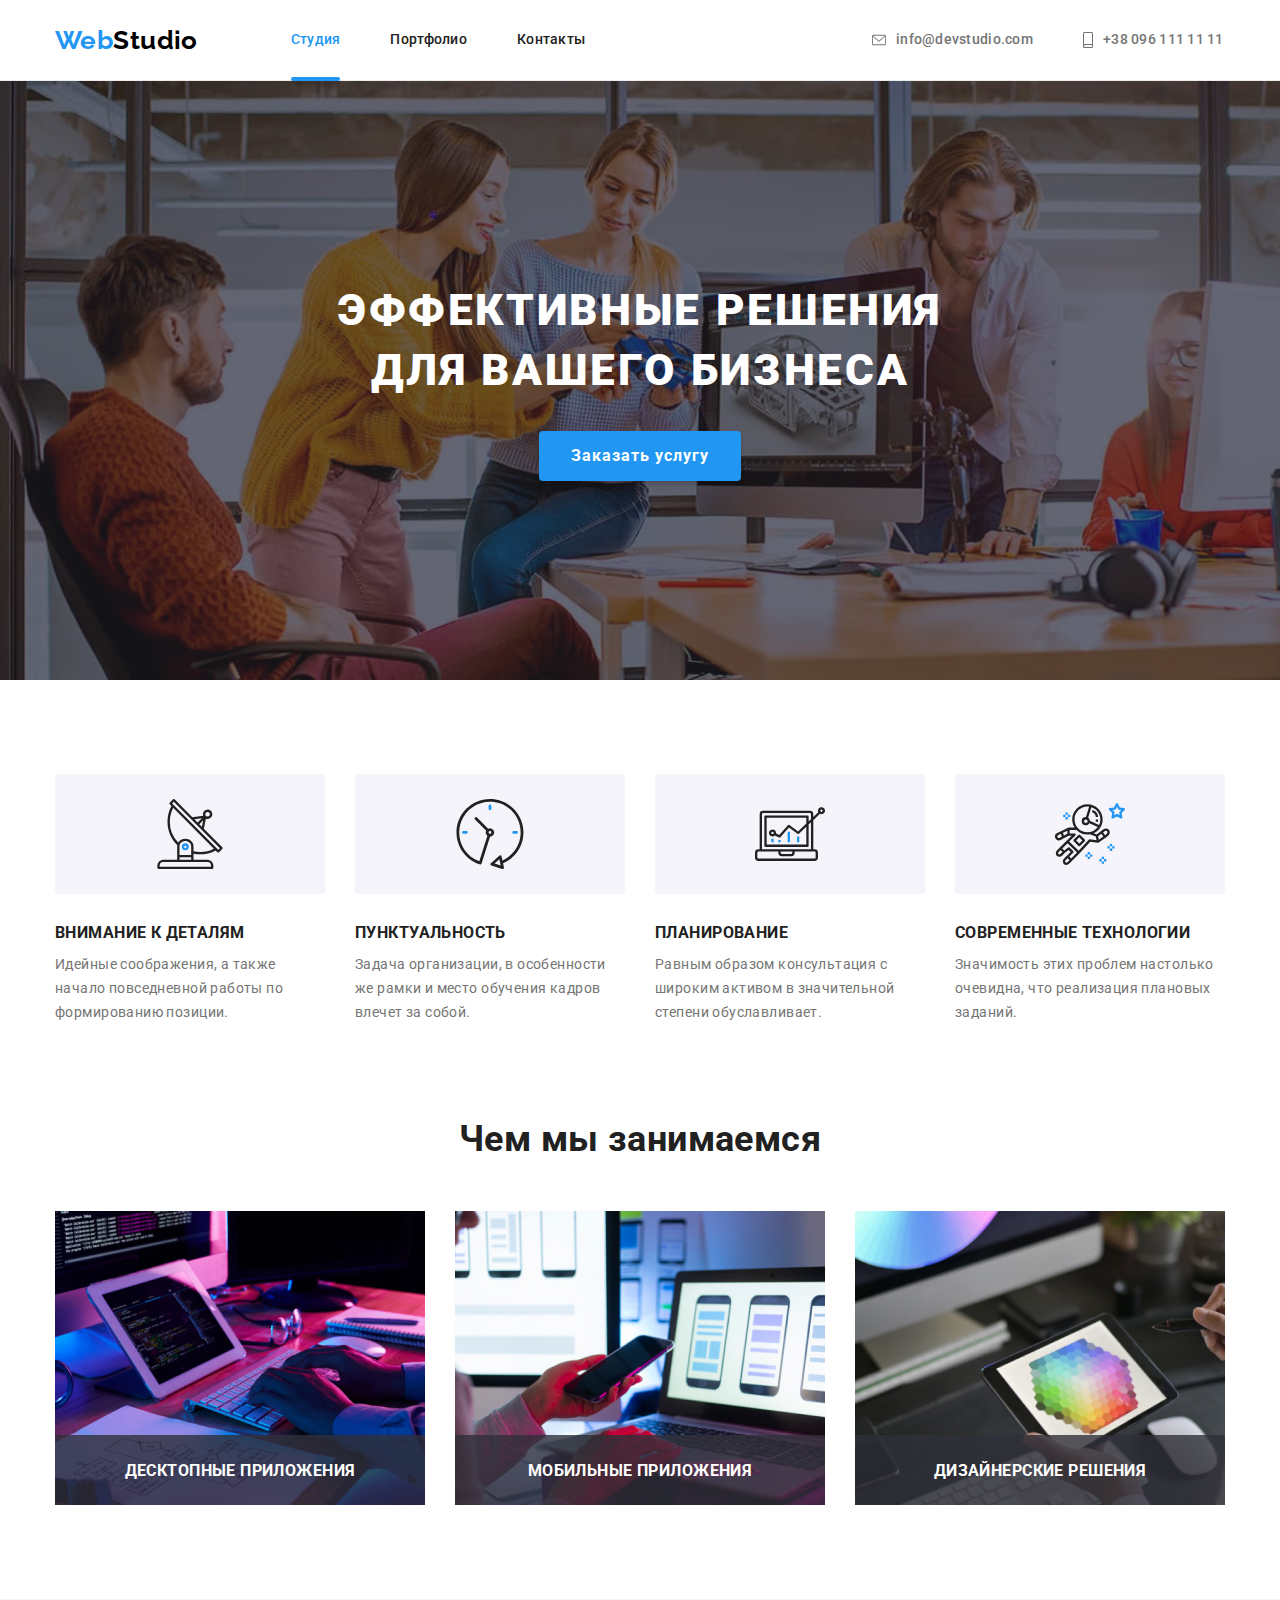
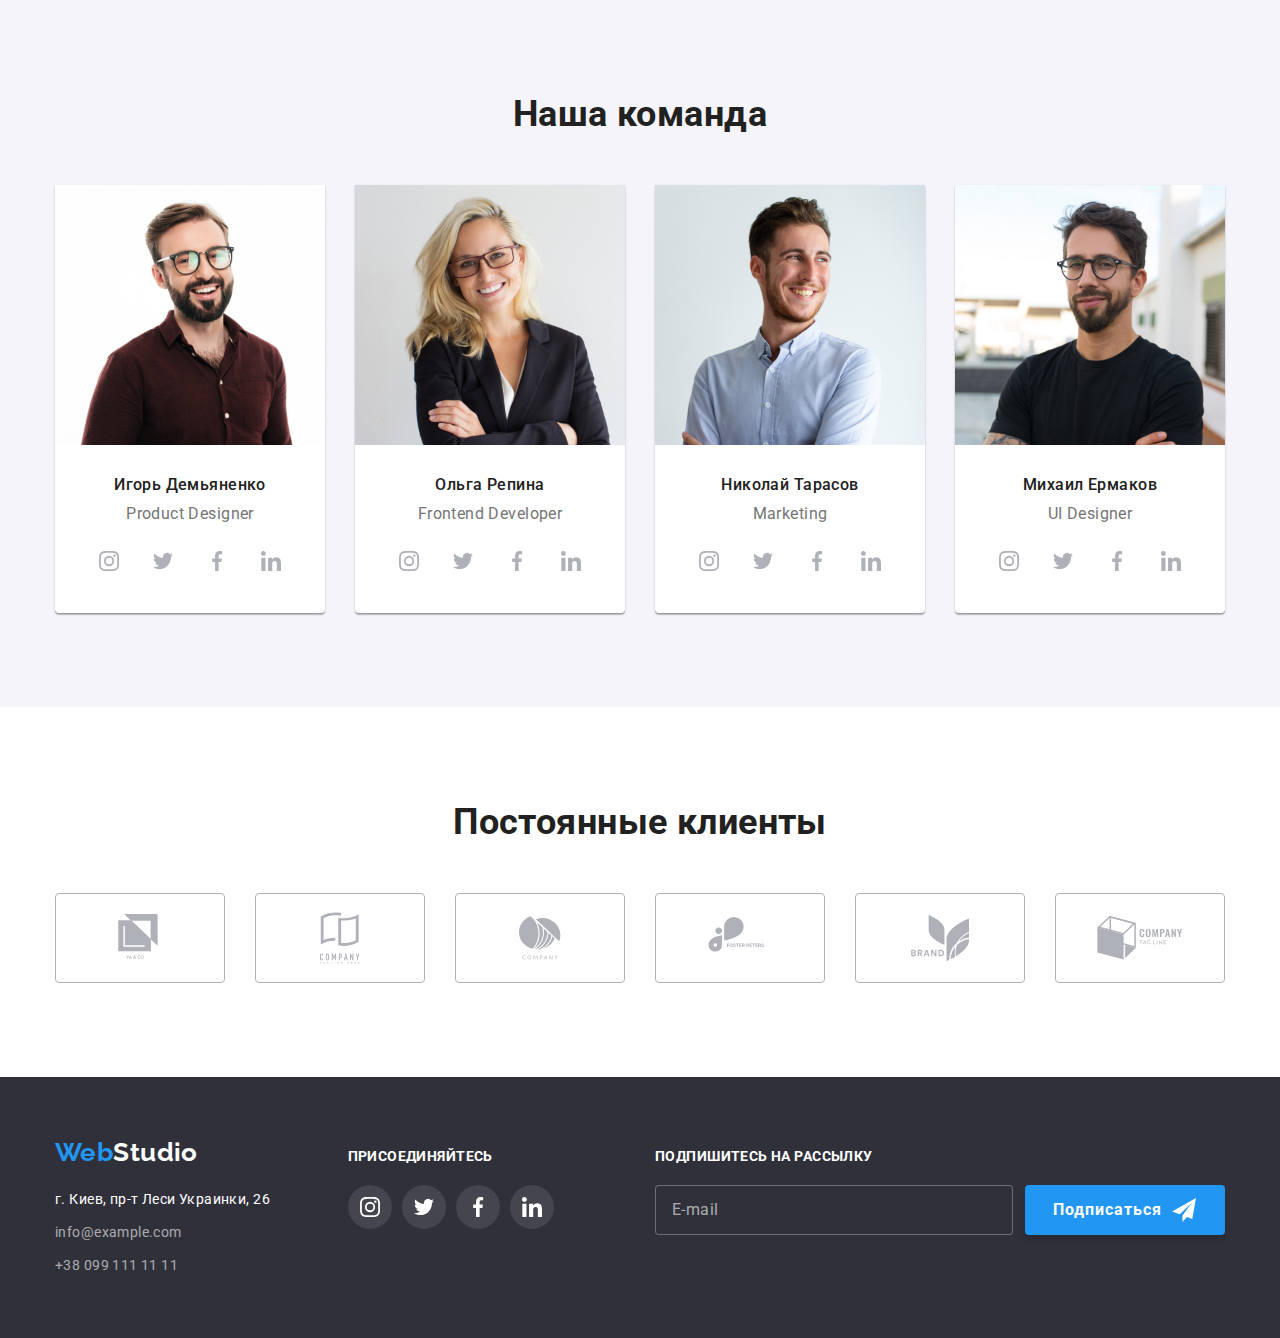
<file: index.html>
<!DOCTYPE html>
<html lang="ru">
<head>
    <meta charset="UTF-8">
    <meta name="viewport" content="width=device-width, initial-scale=1.0">
    <title>Web Studio</title>
    <link rel="preconnect" href="https://fonts.gstatic.com">
    <link href="https://fonts.googleapis.com/css2?family=Raleway:wght@700&family=Roboto:wght@400;500;700;900&display=swap"
        rel="stylesheet">
    <link rel="stylesheet" href="https://cdnjs.cloudflare.com/ajax/libs/modern-normalize/1.0.0/modern-normalize.min.css"/>
    <link rel="stylesheet" href="./css/styles.css">
</head>

<body>
    <!--Шапка сайта-->
    <header>
        <div class="container header">
            <nav class="main-nav">
                <a href="./index.html" class="logo">
                    <span class="logo-web">Web</span><span class="logo-studio-header">Studio</span>
                </a>
                <ul class="site-nav list">
                    <li class="item"><a href="./index.html" class="link current">Студия</a></li>
                    <li class="item"><a href="./portfolio.html" class="link">Портфолио</a></li>
                    <li class="item"><a href="./contacts.html" class="link">Контакты</a></li>
                </ul>
            </nav>
            <address>
                <ul class="contacts list">
                    <li class="item mail">
                        <a href="mailto:info@devstudio.com" class="contact">
                            <svg class="icon-envelope" width="16" height="12">
                                <use href="./images/svg/sprite.svg#icon-envelope"></use>
                            </svg>
                            <span>info@devstudio.com</span>
                        </a>
                    </li>
                    <li class="item tel">
                        <a href="tel:+380961111111" class="contact">
                            <svg class="icon-smartphone" width="10" height="16">
                                <use href="./images/svg/sprite.svg#icon-smartphone"></use>
                            </svg>
                            <span>+38 096 111 11 11</span>
                        </a>
                    </li>
                </ul>
            </address>
        </div>
    </header>

   <main>
    <!--Герой-->
    <section class="hero">
        <div class="overlay">
            <div class="container-header">
                <h1 class="hero-title">Эффективные решения для вашего бизнеса</h1>
                <button data-modal-open type="button" class="hero-button">Заказать услугу</button>
                <!-- <div data-modal class="backdrop is-hidden">
                    <div class="modal">
                        <button data-modal-close class="modal-button">
                            <svg class="icon-close" width="18" height="18">
                                <use href="./images/svg/sprite.svg#icon-close"></use>
                            </svg>
                        </button>
                    </div>
                </div> -->
            </div>
        </div>
    </section>
    
    
    <!--Подразумевается заголовок h2 Преимущества-->
    <section class="section-features">
        <div class="container">
            <h2 class="visually-hidden section-title">Преимущества</h2>
                <ul class="feature-list list">
                    <li class="item">
                        <div class="icons-features">
                            <svg class="icon-feature" width="70" height="70">
                                <use href="./images/svg/sprite.svg#icon-antenna"></use>
                            </svg>
                        </div>
                        <h3 class="title">Внимание к деталям</h3>
                        <p>
                            Идейные соображения, а также начало повседневной работы по формированию позиции.
                        </p>
                    </li>
                    <li class="item">
                        <div class="icons-features">
                            <svg class="icon-feature" width="70" height="70">
                                <use href="./images/svg/sprite.svg#icon-clock"></use>
                            </svg>
                        </div>
                        <h3 class="title">Пунктуальность</h3>
                        <p>
                            Задача организации, в особенности же рамки и место обучения кадров влечет за собой.
                        </p>
                    </li>
                    <li class="item">
                        <div class="icons-features">
                            <svg class="icon-feature" width="70" height="70">
                                <use href="./images/svg/sprite.svg#icon-diagram"></use>
                            </svg>
                        </div>
                        <h3 class="title">Планирование</h3>
                        <p>
                            Равным образом консультация с широким активом в значительной степени обуславливает.
                        </p>
                    </li>
                    <li class="item">
                        <div class="icons-features">
                            <svg class="icon-feature" width="70" height="70">
                                <use href="./images/svg/sprite.svg#icon-astronaut"></use>
                            </svg>
                        </div>
                        <h3 class="title">Современные технологии</h3>
                        <p>
                            Значимость этих проблем настолько очевидна, что реализация плановых заданий.
                        </p>
                    </li>
                </ul>
        </div>
    </section>
    
    <!--Чем занимаемся-->
    <section class="section-work">
        <div class="container">
            <h2 class="section-title">Чем мы занимаемся</h2>
                <ul class="work-list list">
                    <li class="item">
                        <div class="work-thumb">
                            <img src="./images/img1.jpg" alt="Macbook и клавиатура на столе" width="370" />
                            <div class="title-overlay">
                                <h3 class="title">Десктопные приложения</h3>
                            </div>
                        </div>   
                    </li>
                    <li class="item">
                        <div class="work-thumb">
                            <img src="./images/img2.jpg" alt="Смартфон и ноутбук" width="370" />
                            <div class="title-overlay">
                                <h3 class="title">Мобильные приложения</h3>
                            </div>
                        </div>
                    </li>
                    <li class="item">
                        <div class="work-thumb">
                            <img src="./images/img3.jpg" alt="Выбор цвета на дисплее в Macbook" width="370" />
                            <div class="title-overlay">
                                <h3 class="title">Дизайнерские решения</h3>
                            </div>
                        </div>
                    </li>
                </ul>
        </div>
    </section>
    
    <!--Команда-->
    <section class="section-team">
        <div class="container">
            <h2 class="section-title">Наша команда</h2>
                <ul class="team-list list">
                    <li class="item">
                        <img src="./images/photo1.jpg" alt="Фото дизайнера продукта" width="270" />
                        <h3 class="title">Игорь Демьяненко</h3>
                        <p>Product Designer</p>
                        <ul class="icon-list list">
                            <li class="item">
                                <a href="#" class="icon-link">
                                    <svg class="icon-network">
                                        <use href="./images/svg/sprite.svg#icon-instagram"></use>
                                    </svg>
                                </a>
                            </li>
                            <li class="item">
                                <a href="#" class="icon-link">
                                    <svg class="icon-network">
                                        <use href="./images/svg/sprite.svg#icon-twitter"></use>
                                    </svg>
                                </a>
                            </li>
                            <li class="item">
                                <a href="#" class="icon-link">
                                    <svg class="icon-network">
                                        <use href="./images/svg/sprite.svg#icon-facebook"></use>
                                    </svg>
                                </a>
                            </li>
                            <li class="item">
                                <a href="#" class="icon-link">
                                    <svg class="icon-network">
                                        <use href="./images/svg/sprite.svg#icon-linkedin"></use>
                                    </svg>
                                </a>
                            </li>
                        </ul>
                    </li>
                    <li class="item">
                        <img src="./images/photo2.jpg" alt="Фото разработчика" width="270" />
                        <h3 class="title">Ольга Репина</h3>
                        <p>Frontend Developer</p>
                        <ul class="icon-list list">
                            <li class="item">
                                <a href="#" class="icon-link">
                                    <svg class="icon-network">
                                        <use href="./images/svg/sprite.svg#icon-instagram"></use>
                                    </svg>
                                </a>
                            </li>
                            <li class="item">
                                <a href="#" class="icon-link">
                                    <svg class="icon-network">
                                        <use href="./images/svg/sprite.svg#icon-twitter"></use>
                                    </svg>
                                </a>
                            </li>
                            <li class="item">
                                <a href="#" class="icon-link">
                                    <svg class="icon-network">
                                        <use href="./images/svg/sprite.svg#icon-facebook"></use>
                                    </svg>
                                </a>
                            </li>
                            <li class="item">
                                <a href="#" class="icon-link">
                                    <svg class="icon-network">
                                        <use href="./images/svg/sprite.svg#icon-linkedin"></use>
                                    </svg>
                                </a>
                            </li>
                        </ul>
                    </li>
                    <li class="item">
                        <img src="./images/photo3.jpg" alt="Фото маркетолога" width="270" />
                        <h3 class="title">Николай Тарасов</h3>
                        <p>Marketing</p>
                        <ul class="icon-list list">
                            <li class="item">
                                <a href="#" class="icon-link">
                                    <svg class="icon-network">
                                        <use href="./images/svg/sprite.svg#icon-instagram"></use>
                                    </svg>
                                </a>
                            </li>
                            <li class="item">
                                <a href="#" class="icon-link">
                                    <svg class="icon-network">
                                        <use href="./images/svg/sprite.svg#icon-twitter"></use>
                                    </svg>
                                </a>
                            </li>
                            <li class="item">
                                <a href="#" class="icon-link">
                                    <svg class="icon-network">
                                        <use href="./images/svg/sprite.svg#icon-facebook"></use>
                                    </svg>
                                </a>
                            </li>
                            <li class="item">
                                <a href="#" class="icon-link">
                                    <svg class="icon-network">
                                        <use href="./images/svg/sprite.svg#icon-linkedin"></use>
                                    </svg>
                                </a>
                            </li>
                        </ul>
                    </li>
                    <li class="item">
                        <img src="./images/photo4.jpg" alt="Фото дизайнера" width="270" />
                        <h3 class="title">Михаил Ермаков</h3>
                        <p>UI Designer</p>
                        <ul class="icon-list list">
                            <li class="item">
                                <a href="#" class="icon-link">
                                    <svg class="icon-network">
                                        <use href="./images/svg/sprite.svg#icon-instagram"></use>
                                    </svg>
                                </a>
                            </li>
                            <li class="item">
                                <a href="#" class="icon-link">
                                    <svg class="icon-network">
                                        <use href="./images/svg/sprite.svg#icon-twitter"></use>
                                    </svg>
                                </a>
                            </li>
                            <li class="item">
                                <a href="#" class="icon-link">
                                    <svg class="icon-network">
                                        <use href="./images/svg/sprite.svg#icon-facebook"></use>
                                    </svg>
                                </a>
                            </li>
                            <li class="item">
                                <a href="#" class="icon-link">
                                    <svg class="icon-network">
                                        <use href="./images/svg/sprite.svg#icon-linkedin"></use>
                                    </svg>
                                </a>
                            </li>
                        </ul>
                    </li>
                </ul>
        </div>
    </section>

    <!-- Постоянные клиенты -->

    <section class="section-clients">
        <div class="container">
            <h2 class="section-title">Постоянные клиенты</h2>
            <ul class="clients-list list">
                <li class="item">
                    <a href="#" class="client-link">
                        <svg class="client-logo" width="44" height="48">
                            <use href="./images/svg/sprite.svg#icon-logo-1"></use>
                        </svg>
                    </a>
                </li>
                <li class="item">
                    <a href="#" class="client-link">
                        <svg class="client-logo" width="40" height="52">
                            <use href="./images/svg/sprite.svg#icon-logo-2"></use>
                        </svg>
                    </a>
                </li>
                <li class="item">
                    <a href="#" class="client-link">
                        <svg class="client-logo" width="42" height="44">
                            <use href="./images/svg/sprite.svg#icon-logo-3"></use>
                        </svg>
                    </a>
                </li>
                <li class="item">
                    <a href="#" class="client-link">
                        <svg class="client-logo" width="80" height="42">
                            <use href="./images/svg/sprite.svg#icon-logo-4"></use>
                        </svg>
                    </a>
                </li>
                <li class="item">
                    <a href="#" class="client-link">
                        <svg class="client-logo" width="58" height="46">
                            <use href="./images/svg/sprite.svg#icon-logo-5"></use>
                        </svg>
                    </a>
                </li>
                <li class="item">
                    <a href="#" class="client-link">
                        <svg class="client-logo" width="88" height="44">
                            <use href="./images/svg/sprite.svg#icon-logo-6"></use>
                        </svg>
                    </a>
                </li>
                
            </ul>
        </div>
    </section>
   </main>

    <!--Футер-->
    <footer>
        <div class="container footer">
            <div class="address-footer">
                <a href="/" class="logo">
                    <span class="logo-web">Web</span><span class="logo-studio-footer">Studio</span>
                </a>
                <address class="address">г. Киев, пр-т Леси Украинки, 26</address>
                <address>
                    <ul class="contacts-footer list">
                        <li class="item"><a href="mailto:info@example.com" class="contact-footer">info@example.com</a></li>
                        <li class="item"><a href="tel:+380991111111" class="contact-footer">+38 099 111 11 11</a></li>
                    </ul>
                </address>
            </div>
    
            <div class="accost">
                <p>Присоединяйтесь</p>
                <ul class="network-list-company list">
                    <li class="item">
                        <a href="#" class="network-link-company">
                            <svg class="icon-network-company">
                                <use href="./images/svg/sprite.svg#icon-instagram"></use>
                            </svg>
                        </a>
                    </li>
                    <li class="item">
                        <a href="#" class="network-link-company">
                            <svg class="icon-network-company">
                                <use href="./images/svg/sprite.svg#icon-twitter"></use>
                            </svg>
                        </a>
                    </li>
                    <li class="item">
                        <a href="#" class="network-link-company">
                            <svg class="icon-network-company">
                                <use href="./images/svg/sprite.svg#icon-facebook"></use>
                            </svg>
                        </a>
                    </li>
                    <li class="item">
                        <a href="#" class="network-link-company">
                            <svg class="icon-network-company">
                                <use href="./images/svg/sprite.svg#icon-linkedin"></use>
                            </svg>
                        </a>
                    </li>
                </ul>
            </div>

            <div class="subscribe">
                <p>Подпишитесь на рассылку</p>
                <form class="subscribe-form">
                    <input type="email" name="mail" placeholder="E-mail" />

                    <button type="submit" class="hero-button button-subscribe">
                        <span class="button-content">Подписаться</span>
                        <svg class="icon-subscribe" width="24" height="24">
                            <use href="./images/svg/sprite.svg#icon-subscribe"></use>
                        </svg>
                    </button>
                </form>
            </div>

        </div>
    </footer>

    <!-- Оформление модального окна в hero -->

    <div data-modal class="backdrop is-hidden">
        <div class="modal">
            <button data-modal-close class="modal-button">
                <svg class="icon-close" width="18" height="18">
                    <use href="./images/svg/sprite.svg#icon-close"></use>
                </svg>
            </button>
            
                <form class="form-modal">
                    <p>Оставьте свои данные, мы вам перезвоним</p>

                    <label class="form-label">
                        <span class="content-label">Имя</span>
                        <input type="text" name="user-name" class="form-input" />
                        <svg class="icon-modal" width="18" height="18">
                            <use href="./images/svg/sprite.svg#icon-person"></use>
                        </svg>
                    </label>

                    <label class="form-label">
                        <span class="content-label">Телефон</span>
                        <input type="tel" name="tel" class="form-input" />
                        <svg class="icon-modal" width="18" height="18">
                            <use href="./images/svg/sprite.svg#icon-phone"></use>
                        </svg>
                    </label>

                    <label class="form-label">
                        <span class="content-label">Почта</span>
                        <input type="email" name="mail" class="form-input" />
                        <svg class="icon-modal" width="18" height="18">
                            <use href="./images/svg/sprite.svg#icon-email"></use>
                        </svg>
                    </label>

                    <label class="form-label-comment">
                        <span class="content-label">Комментарий</span>
                        <textarea name="comment" placeholder="Введите текст" class="comment"></textarea>
                    </label>

                    <div class="check-field">
                        <input type="checkbox" name="user-agreement" value="agree" id="check" class="checkbox" />
                        <label for="check" class="label-checkbox">
                            <span>Соглашаюсь с рассылкой и принимаю
                            <a href="#" class="check-link">Условия договора</a>
                            </span>
                        </label>
                    </div>
                    
                    <div class="button-send">  
                        <button class="hero-button" type="submit">Отправить</button>
                    </div>
                </form>

            
        </div>
    </div>
    <script src="./js/modal.js"></script>

</body>
</html>
</file>
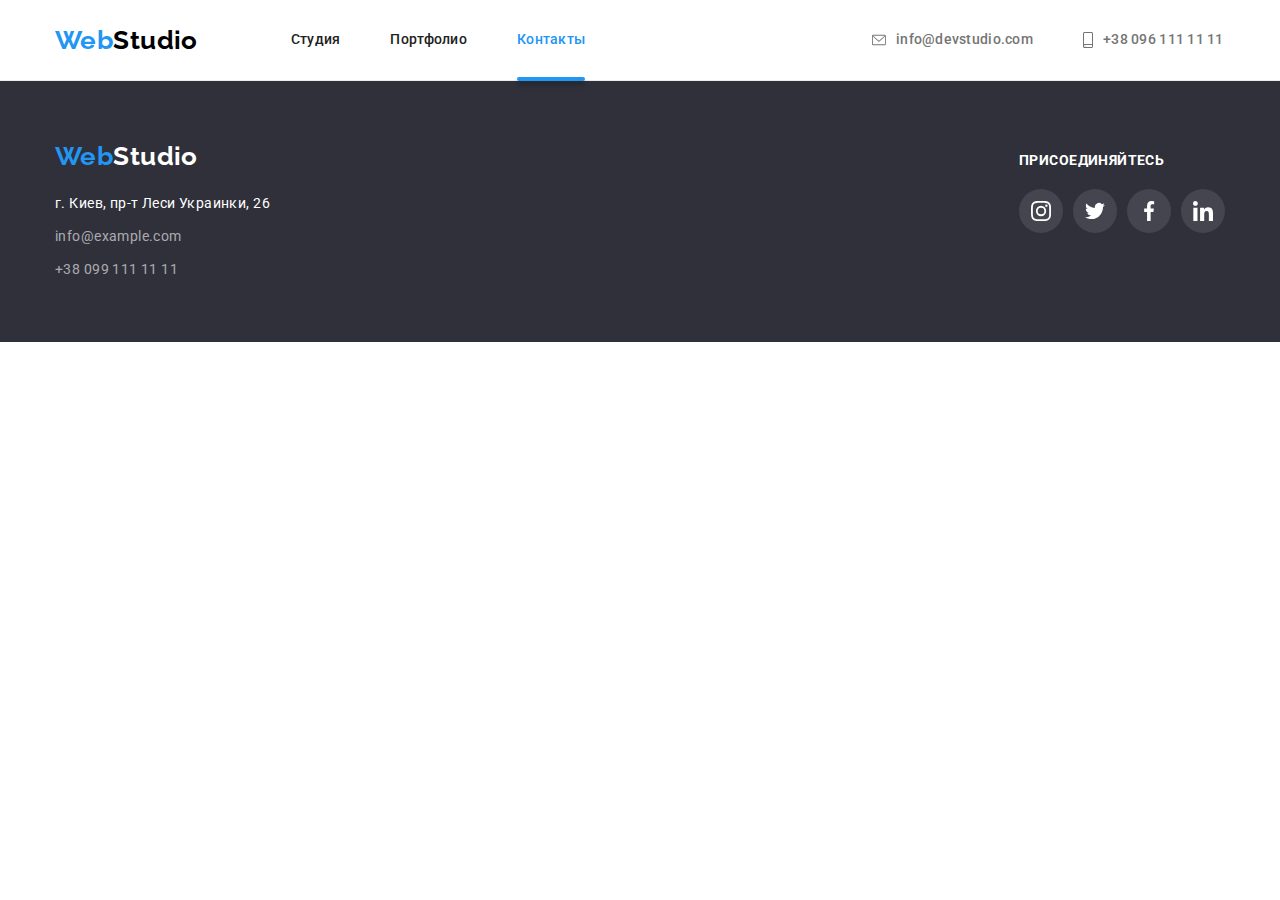
<file: contacts.html>
<!DOCTYPE html>
<html lang="ru">

<head>
    <meta charset="UTF-8">
    <meta name="viewport" content="width=device-width, initial-scale=1.0">
    <title>Web Studio</title>
    <link rel="preconnect" href="https://fonts.gstatic.com">
    <link
        href="https://fonts.googleapis.com/css2?family=Raleway:wght@700&family=Roboto:wght@400;500;700;900&display=swap"
        rel="stylesheet">
    <link rel="stylesheet"
        href="https://cdnjs.cloudflare.com/ajax/libs/modern-normalize/1.0.0/modern-normalize.min.css" />
    <link rel="stylesheet" href="./css/styles.css">
</head>

<body>
    <!--Шапка сайта-->
    <header class="border-header">
        <div class="container header">
            <nav class="main-nav">
                <a href="./index.html" class="logo">
                    <span class="logo-web">Web</span><span class="logo-studio-header">Studio</span>
                </a>
                <ul class="site-nav list">
                    <li class="item"><a href="./index.html" class="link">Студия</a></li>
                    <li class="item"><a href="./portfolio.html" class="link">Портфолио</a></li>
                    <li class="item"><a href="./contacts.html" class="link current">Контакты</a></li>
                </ul>
            </nav>
            <address>
                <ul class="contacts list">
                    <li class="item mail">
                        <a href="mailto:info@devstudio.com" class="contact">
                            <svg class="icon-envelope" width="16" height="12">
                                <use href="./images/svg/sprite.svg#icon-envelope"></use>
                            </svg>
                            <span>info@devstudio.com</span>
                        </a>
                    </li>
                    <li class="item tel">
                        <a href="tel:+380961111111" class="contact">
                            <svg class="icon-smartphone" width="10" height="16">
                                <use href="./images/svg/sprite.svg#icon-smartphone"></use>
                            </svg>
                            <span>+38 096 111 11 11</span>
                        </a>
                    </li>
                </ul>
            </address>
        </div>
    </header>

    <main>
        
    </main>

    <!--Футер-->
    <footer>
        <div class="container footer">
            <div class="address-footer">
                <a href="/" class="logo">
                    <span class="logo-web">Web</span><span class="logo-studio-footer">Studio</span>
                </a>
                <address class="address">г. Киев, пр-т Леси Украинки, 26</address>
                <address>
                    <ul class="contacts-footer list">
                        <li class="item"><a href="mailto:info@example.com" class="contact-footer">info@example.com</a>
                        </li>
                        <li class="item"><a href="tel:+380991111111" class="contact-footer">+38 099 111 11 11</a></li>
                    </ul>
                </address>
            </div>

            <div class="accost">
                <p>Присоединяйтесь</p>
                <ul class="network-list-company list">
                    <li class="item">
                        <a href="#" class="network-link-company">
                            <svg class="icon-network-company">
                                <use href="./images/svg/sprite.svg#icon-instagram"></use>
                            </svg>
                        </a>
                    </li>
                    <li class="item">
                        <a href="#" class="network-link-company">
                            <svg class="icon-network-company">
                                <use href="./images/svg/sprite.svg#icon-twitter"></use>
                            </svg>
                        </a>
                    </li>
                    <li class="item">
                        <a href="#" class="network-link-company">
                            <svg class="icon-network-company">
                                <use href="./images/svg/sprite.svg#icon-facebook"></use>
                            </svg>
                        </a>
                    </li>
                    <li class="item">
                        <a href="#" class="network-link-company">
                            <svg class="icon-network-company">
                                <use href="./images/svg/sprite.svg#icon-linkedin"></use>
                            </svg>
                        </a>
                    </li>
                </ul>

            </div>
        </div>
    </footer>

</body>

</html>
</file>
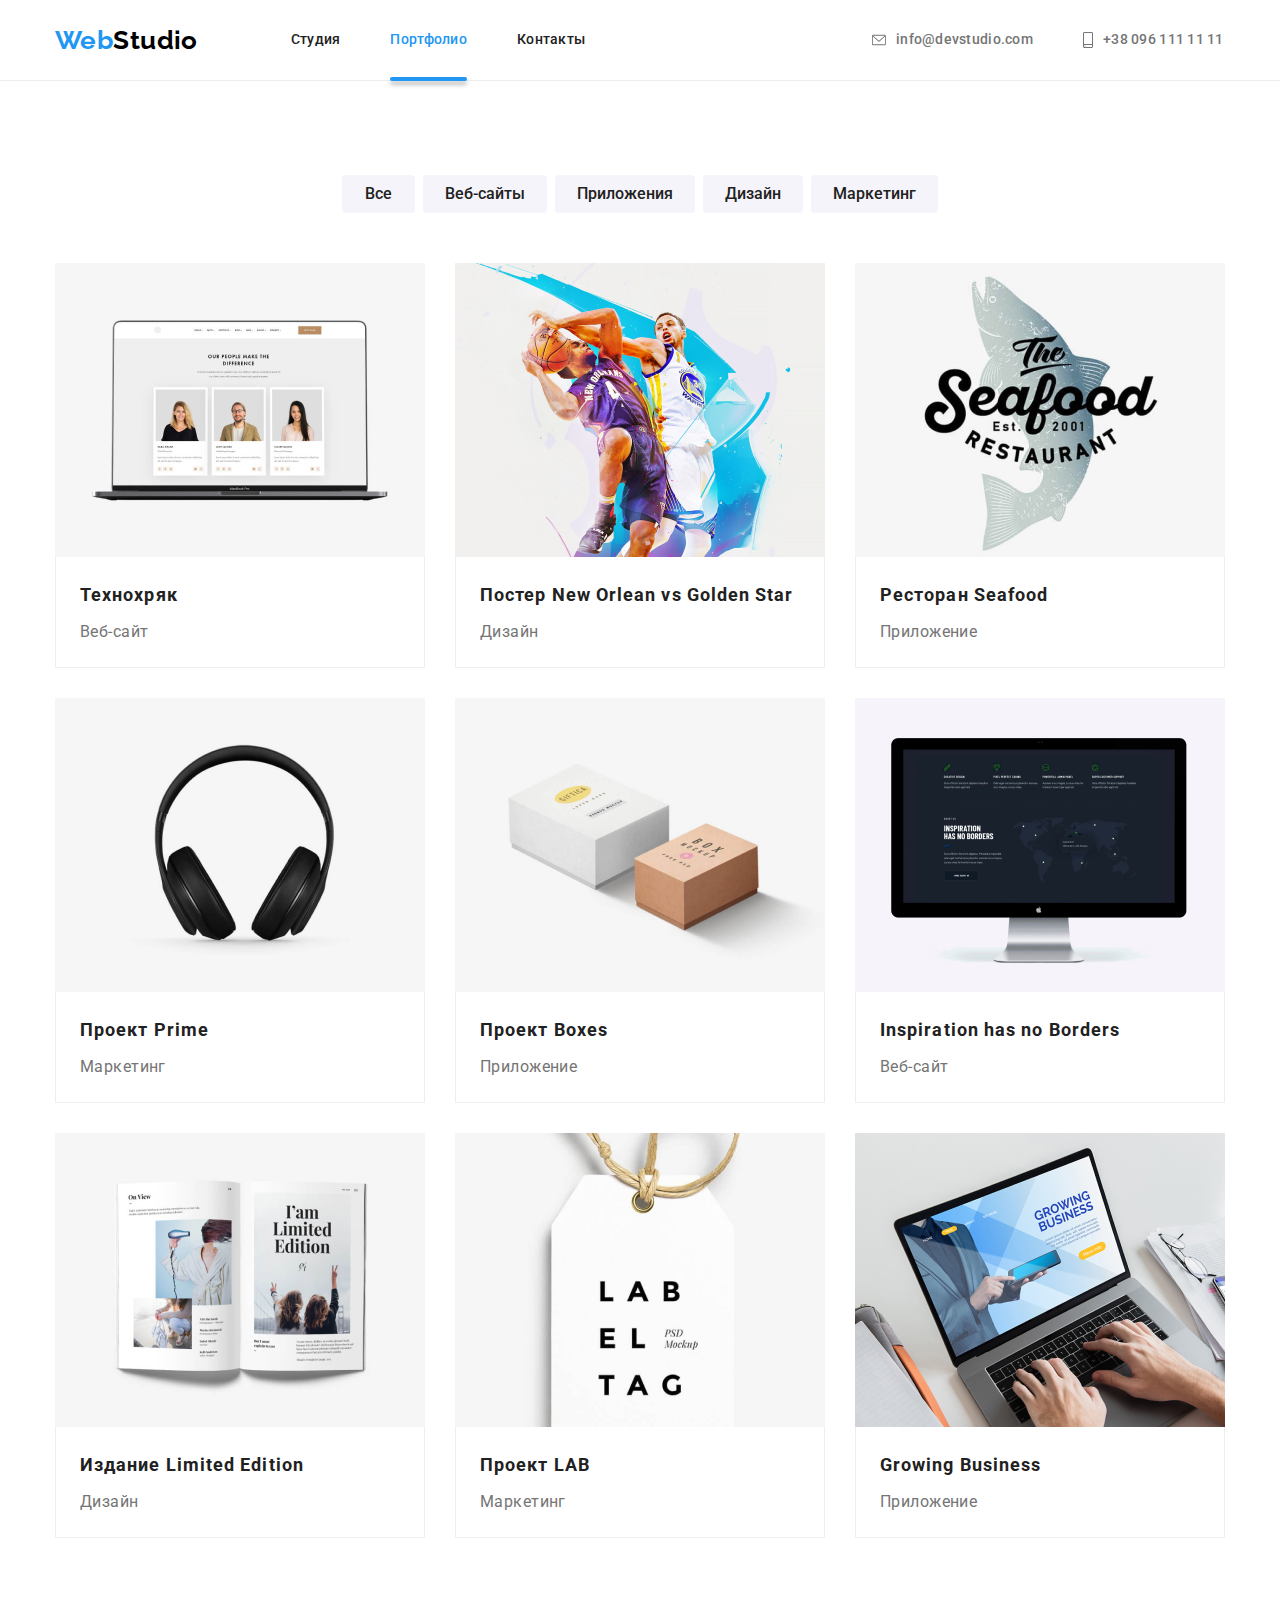
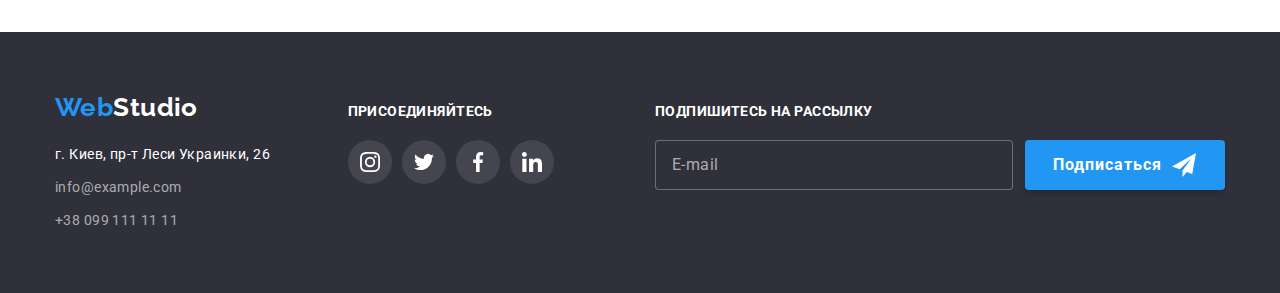
<file: portfolio.html>
<!DOCTYPE html>
<html lang="ru">
<head>
    <meta charset="UTF-8">
    <meta name="viewport" content="width=device-width, initial-scale=1.0">
    <title>Web Studio</title>
    <link rel="preconnect" href="https://fonts.gstatic.com">
    <link href="https://fonts.googleapis.com/css2?family=Raleway:wght@700&family=Roboto:wght@400;500;700;900&display=swap"
        rel="stylesheet">
    <link rel="stylesheet" href="https://cdnjs.cloudflare.com/ajax/libs/modern-normalize/1.0.0/modern-normalize.min.css"/>
    <link rel="stylesheet" href="./css/styles.css">
</head>

<body>
    <!--Шапка сайта-->
    <header class="border-header">
        <div class="container header">
            <nav class="main-nav">
                <a href="./index.html" class="logo">
                    <span class="logo-web">Web</span><span class="logo-studio-header">Studio</span>
                </a>
                <ul class="site-nav list">
                    <li class="item"><a href="./index.html" class="link">Студия</a></li>
                    <li class="item"><a href="./portfolio.html" class="link current">Портфолио</a></li>
                    <li class="item"><a href="./contacts.html" class="link">Контакты</a></li>
                </ul>
            </nav>
            <address>
                <ul class="contacts list">
                    <li class="item mail">
                        <a href="mailto:info@devstudio.com" class="contact">
                            <svg class="icon-envelope" width="16" height="12">
                                <use href="./images/svg/sprite.svg#icon-envelope"></use>
                            </svg>
                            <span>info@devstudio.com</span>
                        </a>
                    </li>
                    <li class="item tel">
                        <a href="tel:+380961111111" class="contact">
                            <svg class="icon-smartphone" width="10" height="16">
                                <use href="./images/svg/sprite.svg#icon-smartphone"></use>
                            </svg>
                            <span>+38 096 111 11 11</span>
                        </a>
                    </li>
                </ul>
            </address>
        </div>
    </header>

    <main>
        <section class="section-projects">
            <h1 class="hero-title visually-hidden">Портфолио</h1>
                <div class="container projects">
                    <h2 class="visually-hidden section-title">Наши проекты</h2>
                        <ul class="project-button-list list">
                            <li class="item"><button type="button" class="project-button">Все</button></li>
                            <li class="item"><button type="button" class="project-button">Веб-сайты</button></li>
                            <li class="item"><button type="button" class="project-button">Приложения</button></li>
                            <li class="item"><button type="button" class="project-button">Дизайн</button></li>
                            <li class="item"><button type="button" class="project-button">Маркетинг</button></li>
                        </ul>
                        <ul class="project-list list">
                            <li class="project">
                                <a href="#">
                                    <div class="project-thumb">
                                        <div class="project-overlay">
                                            <p class="project-content">
                                                Технокряк это современная площадка распространения коронавируса. Компании используют эту платформу для цифрового
                                                шпионажа и атак на защищённые сервера конкурентов.
                                            </p>
                                        </div>
                                        <img src="./images/portfolio/website-1.jpg" alt="Ноутбук с открытой страницой сайта с карточками сотрудников" width="370">
                                    </div>
                                    <div class="card-content">
                                        <h3 class="title">Технохряк</h3>
                                        <p>Веб-сайт</p>
                                    </div>
                                </a>
                            </li>
                            <li class="project">
                                <a href="#">
                                    <div class="project-thumb">
                                        <div class="project-overlay">
                                            <p class="project-content">
                                                Технокряк это современная площадка распространения коронавируса. Компании используют эту платформу для цифрового
                                                шпионажа и атак на защищённые сервера конкурентов.
                                            </p>
                                        </div>
                                        <img src="./images/portfolio/design-1.jpg" alt="Двое мужчин, играющих в баскетбол за разные команды, борятся за мяч"
                                        width="370">
                                    </div>
                                    <div class="card-content">
                                        <h3 class="title">Постер New Orlean vs Golden Star</h3>
                                        <p>Дизайн</p>
                                    </div>
                                </a>
                            </li>
                            <li class="project">
                                <a href="#">
                                    <div class="project-thumb">
                                        <div class="project-overlay">
                                            <p class="project-content">
                                                Технокряк это современная площадка распространения коронавируса. Компании используют эту платформу для цифрового
                                                шпионажа и атак на защищённые сервера конкурентов.
                                            </p>
                                        </div>
                                        <img src="./images/portfolio/application-1.jpg" alt="Полупрозрачная рыба на фоне надписи"
                                        width="370">
                                    </div>
                                    <div class="card-content">
                                        <h3 class="title">Ресторан Seafood</h3>
                                        <p>Приложение</p>
                                    </div>
                                </a>
                            </li>
                            <li class="project">
                                <a href="#">
                                    <div class="project-thumb">
                                        <div class="project-overlay">
                                            <p class="project-content">
                                                Технокряк это современная площадка распространения коронавируса. Компании используют эту платформу для цифрового
                                                шпионажа и атак на защищённые сервера конкурентов.
                                            </p>
                                        </div>
                                        <img src="./images/portfolio/marketing-1.jpg" alt="Большие наушники" width="370">
                                    </div>
                                    <div class="card-content">
                                        <h3 class="title">Проект Prime</h3>
                                        <p>Маркетинг</p>
                                    </div>
                                </a>
                            </li>
                            <li class="project">
                                <a href="#">
                                    <div class="project-thumb">
                                        <div class="project-overlay">
                                            <p class="project-content">
                                                Технокряк это современная площадка распространения коронавируса. Компании используют эту платформу для цифрового
                                                шпионажа и атак на защищённые сервера конкурентов.
                                            </p>
                                        </div>
                                        <img src="./images/portfolio/application-2.jpg" alt="Две коробки - большая и маленькая" width="370">
                                    </div>
                                    <div class="card-content">
                                        <h3 class="title">Проект Boxes</h3>
                                        <p>Приложение</p>
                                    </div>
                                </a>
                            </li>
                            <li class="project">
                                <a href="#">
                                    <div class="project-thumb">
                                        <div class="project-overlay">
                                            <p class="project-content">
                                                Технокряк это современная площадка распространения коронавируса. Компании используют эту платформу для цифрового
                                                шпионажа и атак на защищённые сервера конкурентов.
                                            </p>
                                        </div>
                                        <img src="./images/portfolio/website-2.jpg" alt="Компьютер с открытой страницой сайта с изображением карты" width="370">
                                    </div>
                                    <div class="card-content">
                                        <h3 class="title">Inspiration has no Borders</h3>
                                        <p>Веб-сайт</p>
                                    </div>
                                </a>
                            </li>
                            <li class="project">
                                <a href="#">
                                    <div class="project-thumb">
                                        <div class="project-overlay">
                                            <p class="project-content">
                                                Технокряк это современная площадка распространения коронавируса. Компании используют эту платформу для цифрового
                                                шпионажа и атак на защищённые сервера конкурентов.
                                            </p>
                                        </div>
                                        <img src="./images/portfolio/design-2.jpg" alt="Открытая книга с изображениями женщин надписью ограниченный выпуск"
                                        width="370">
                                    </div>
                                    <div class="card-content">
                                        <h3 class="title">Издание Limited Edition</h3>
                                        <p>Дизайн</p>
                                    </div>
                                </a>
                            </li>
                            <li class="project">
                                <a href="#">
                                    <div class="project-thumb">
                                        <div class="project-overlay">
                                            <p class="project-content">
                                                Технокряк это современная площадка распространения коронавируса. Компании используют эту платформу для цифрового
                                                шпионажа и атак на защищённые сервера конкурентов.
                                            </p>
                                        </div>
                                        <img src="./images/portfolio/marketing-2.jpg" alt="Бирка з надписью Lab el tag в PSD макете"
                                        width="370">
                                    </div>
                                    <div class="card-content">
                                        <h3 class="title">Проект LAB</h3>
                                        <p>Маркетинг</p>
                                    </div>
                                </a>
                            </li>
                            <li class="project">
                                <a href="#">
                                    <div class="project-thumb">
                                        <div class="project-overlay">
                                            <p class="project-content">
                                                Технокряк это современная площадка распространения коронавируса. Компании используют эту платформу для цифрового
                                                шпионажа и атак на защищённые сервера конкурентов.
                                            </p>
                                        </div>
                                        <img src="./images/portfolio/application-3.jpg" alt="Мужские руки нажимают на кнопки клавиатуры в нотбуке, в котором открыта страница с изображением мужчины с телефоном" width="370">
                                    </div>
                                    <div class="card-content">
                                        <h3 class="title">Growing Business</h3>
                                        <p>Приложение</p>
                                    </div>
                                </a>
                            </li>
                        </ul>
                </div>
        </section>       
    </main>

    <!--Футер-->
    <footer>
        <div class="container footer">
            <div class="address-footer">
                <a href="/" class="logo">
                    <span class="logo-web">Web</span><span class="logo-studio-footer">Studio</span>
                </a>
                <address class="address">г. Киев, пр-т Леси Украинки, 26</address>
                <address>
                    <ul class="contacts-footer list">
                        <li class="item"><a href="mailto:info@example.com" class="contact-footer">info@example.com</a></li>
                        <li class="item"><a href="tel:+380991111111" class="contact-footer">+38 099 111 11 11</a></li>
                    </ul>
                </address>
            </div>

            <div class="accost">
                <p>Присоединяйтесь</p>
                <ul class="network-list-company list">
                    <li class="item">
                        <a href="#" class="network-link-company">
                            <svg class="icon-network-company">
                                <use href="./images/svg/sprite.svg#icon-instagram"></use>
                            </svg>
                        </a>
                    </li>
                    <li class="item">
                        <a href="#" class="network-link-company">
                            <svg class="icon-network-company">
                                <use href="./images/svg/sprite.svg#icon-twitter"></use>
                            </svg>
                        </a>
                    </li>
                    <li class="item">
                        <a href="#" class="network-link-company">
                            <svg class="icon-network-company">
                                <use href="./images/svg/sprite.svg#icon-facebook"></use>
                            </svg>
                        </a>
                    </li>
                    <li class="item">
                        <a href="#" class="network-link-company">
                            <svg class="icon-network-company">
                                <use href="./images/svg/sprite.svg#icon-linkedin"></use>
                            </svg>
                        </a>
                    </li>
                </ul>
            </div>

            <div class="subscribe">
                <p>Подпишитесь на рассылку</p>
                <form class="subscribe-form">
                    <input type="email" name="mail" placeholder="E-mail" />
            
                    <button type="submit" class="hero-button button-subscribe">
                        <span class="button-content">Подписаться</span>
                        <svg class="icon-subscribe" width="24" height="24">
                            <use href="./images/svg/sprite.svg#icon-subscribe"></use>
                        </svg>
                    </button>
                </form>
            </div>
            
        </div>
    </footer>

</body>

</html>
</file>
<file: css/styles.css>
/*цвет основного текста - заголовков #212121*/
/*цвет вторичного текста - параграфов и контактов #757575*/
/*цвет контактов в футере rgba(255, 255, 255, 0.6)*/
/*цвет-акцент - при ховере и цвет лого #2196F3 #000000*/
/*цвет фона основной #FFFFFF*/
/*цвет фона вторичный #F5F4FA*/
/*цвет фона футера #2F303A*/
/*цвет фона секции з заголовком h1 #2F303A*/

:root {
  --primary-text-color: #757575;
  --title-text-color: #212121;
  --accent-color: #2196f3;
  --primary-white-color: #ffffff;
  --black-color: #000000;
  --text-footer: rgba(255, 255, 255, 0.6);
  --secondary-bg-color: #f5f4fa;
  --primary-fill-color: #afb1b8;
  --footer-bg-color: #2f303a;
  --network-bg-color: rgba(255, 255, 255, 0.1);
  --main-font: roboto, sans-serif;
  --secondary-font: raleway, sans-serif;
  --main-font-size: 14px;
  --logo-font-size: 26px;
  --hero-font-size: 44px;
  --button-team-project-font-size: 16px;
  --htitle-font-size: 36px;
  --title-project-font-size: 18px;
  --primary-font-weight: 400;
  --secondary-font-weight: 500;
  --title-font-weight: 700;
  --hero-title-font-weight: 900;
  --border-project-color: #eeeeee;
  --timing-function: cubic-bezier(0.4, 0, 0.2, 1);
  --border-radius-button: 4px;
  --primary-duration: 250ms;
}

body {
  background-color: var(--primary-white-color);
  color: var(--primary-text-color);

  font-family: var(--main-font);
  font-size: var(--main-font-size);
  line-height: 1.71;
  letter-spacing: 0.03em;
}

.list {
  padding: 0;
  margin: 0;

  list-style: none;
  font-style: normal;
}

.container {
  margin-left: auto;
  margin-right: auto;
  padding-left: 15px;
  padding-right: 15px;

  width: 1200px;
}

/* Site nav */

.border-header {
  border-bottom: 1px solid #ececec;
}

.logo-web {
  color: var(--accent-color);
}

.logo-studio-header {
  color: var(--black-color);
}

.logo {
  text-decoration: none;

  font-family: var(--secondary-font);
  font-weight: var(--title-font-weight);
  font-size: var(--logo-font-size);
  line-height: 1.19;
}

.container.header {
  display: flex;
  align-items: center;
}

.main-nav {
  display: flex;
  align-items: center;
}

.site-nav {
  display: flex;
  margin-left: 93px;
}

.site-nav .item + .item {
  margin-left: 50px;
}

.contacts {
  display: flex;
}

.contacts .item + .item {
  margin-left: 50px;
}

.header address {
  margin-left: auto;
}

.site-nav .link,
.contacts .contact {
  display: block;
  padding-top: 32px;
  padding-bottom: 32px;

  text-decoration: none;

  font-weight: var(--secondary-font-weight);
  line-height: 1.14;
  letter-spacing: 0.02em;

  transition: color var(--primary-duration) var(--timing-function);
}

.site-nav .link {
  color: var(--title-text-color);
}

.site-nav .link.current {
  position: relative;

  color: var(--accent-color);
  text-decoration: none;
}

.link.current::after {
  position: absolute;
  bottom: -1px;
  content: '';

  display: block;
  width: 100%;
  height: 4px;

  border-radius: 2px;
  box-shadow: 0px 4px 4px rgba(0, 0, 0, 0.25);
  background-color: var(--accent-color);
}

.contacts .item.mail {
  width: 161px;
}

.contacts .item.tel {
  width: 142px;
}

.contacts .contact {
  display: flex;
  align-items: center;
  border: none;
  width: 100%;

  color: var(--primary-text-color);
}

.icon-envelope {
  margin-right: 10px;
  width: 16px;
  height: 12px;
  fill: currentColor;
}

.site-nav .link:hover,
.site-nav .link:focus,
.contacts .contact:hover,
.contacts .contact:focus {
  color: var(--accent-color);
}

.icon-smartphone {
  margin-right: 10px;
  width: 10px;
  height: 16px;
  fill: currentColor;
}

/* Hero */

.hero {
  padding-top: 0;
  padding-bottom: 0;
  text-align: center;
}

.overlay {
  margin-left: auto;
  margin-right: auto;
  max-width: 1600px;
  height: 600px;
  background-image: linear-gradient(
      to right,
      rgba(47, 48, 58, 0.4),
      rgba(47, 48, 58, 0.4)
    ),
    url('../images/hero.jpg');
  background-size: cover;
  background-repeat: no-repeat;
  background-color: #2f303a;
  border-top: 1px solid #ececec;
}

.container-header {
  margin-left: auto;
  margin-right: auto;
  padding-top: 200px;
  width: 696px;
}

.hero-title {
  margin-top: 0;
  margin-bottom: 30px;

  color: var(--primary-white-color);

  font-weight: var(--hero-title-font-weight);
  font-size: var(--hero-font-size);
  line-height: 1.36;
  letter-spacing: 0.06em;
  text-transform: uppercase;
}

/* Modal */

.backdrop {
  position: fixed;
  top: 0;
  left: 0;
  width: 100%;
  height: 100%;
  background-color: rgba(0, 0, 0, 0.2);
  opacity: 1;

  transition: opacity var(--primary-duration) var(--timing-function);
}

.backdrop.is-hidden {
  opacity: 0;
  pointer-events: none;
}

.backdrop.is-hidden .modal {
  transform: translate(-50%, -50%) scale(0.9);
  opacity: 0;
}

.modal {
  position: absolute;
  top: 50%;
  left: 50%;
  padding: 40px;

  min-height: 580px;
  min-width: 528px;

  box-shadow: 0px 1px 3px rgba(0, 0, 0, 0.12), 0px 1px 1px rgba(0, 0, 0, 0.14),
    0px 2px 1px rgba(0, 0, 0, 0.2);
  border-radius: var(--border-radius-button);
  background-color: var(--primary-white-color);

  transform: translate(-50%, -50%) scale(1);
  opacity: 1;
  transition: transform var(--primary-duration) var(--timing-function),
    opacity var(--primary-duration) var(--timing-function);
}

.modal-button {
  position: absolute;
  top: 8px;
  right: 8px;

  display: inline-flex;
  justify-content: center;
  align-items: center;

  padding: 0;
  width: 30px;
  height: 30px;
  border: 1px solid rgba(0, 0, 0, 0.1);
  border-radius: 50%;
  background-color: var(--primary-white-color);
  fill: var(--black-color);

  transition: fill var(--primary-duration) var(--timing-function);
}

.modal-button:hover,
.modal-button:focus {
  cursor: pointer;
  fill: var(--accent-color);
}

/* Hero Button */

.hero-button {
  display: inline-block;
  padding: 10px 32px;

  min-width: 200px;
  min-height: 50px;

  color: var(--primary-white-color);
  background-color: var(--accent-color);

  font-family: inherit;
  font-weight: var(--title-font-weight);
  font-size: var(--button-team-project-font-size);
  line-height: 1.88;
  letter-spacing: 0.06em;
  text-align: center;

  border-radius: var(--border-radius-button);
  box-shadow: 0px 4px 4px rgba(0, 0, 0, 0.15);

  border: none;
  cursor: pointer;
}

/* Sections */

section {
  padding-top: 94px;
  padding-bottom: 94px;
}

/* Section features */

.visually-hidden {
  position: absolute;
  clip: rect(0 0 0 0);
  width: 1px;
  height: 1px;
  margin: -1px;
}

.feature-list {
  display: flex;
  justify-content: space-between;
}

.feature-list .item {
  width: calc((100% - 90px) / 4);
  margin-right: 30px;
}

.feature-list .item:nth-child(4) {
  margin-right: 0;
}

.title {
  color: var(--title-text-color);
}

.feature-list .title {
  margin-top: 0;
  margin-bottom: 10px;
}

.feature-list .title,
.work-list .title {
  font-weight: var(--title-font-weight);
  line-height: 1.14;
  text-transform: uppercase;
}

.feature-list p,
.team-list p {
  margin-top: 0;
  margin-bottom: 0px;

  font-weight: var(--primary-font-weight);
}

.icons-features {
  display: flex;
  justify-content: center;
  align-items: center;
  margin-bottom: 30px;

  height: 120px;

  border-radius: var(--border-radius-button);
  background-color: var(--secondary-bg-color);
}

/* Section works */

.section-work {
  padding-top: 0px;
}

.section-title {
  margin-top: 0;
  margin-bottom: 50px;

  color: var(--title-text-color);

  font-weight: var(--title-font-weight);
  font-size: var(--htitle-font-size);
  line-height: 1.17;
  text-align: center;
}

.work-list {
  display: flex;
  flex-wrap: wrap;
  justify-content: space-between;
}

.work-list .item {
  width: calc((100% - 60px) / 3);
  margin-right: 30px;
}

.work-list .item:nth-child(3n) {
  margin-right: 0;
}

.work-thumb {
  position: relative;
  /* overflow: hidden; */
}

.title-overlay {
  position: absolute;
  bottom: 0;
  width: 100%;
  height: 70px;

  background-color: rgba(47, 48, 58, 0.8);
}

.title-overlay .title {
  margin: 0;
  padding: 27px 0;

  color: var(--primary-white-color);
  text-align: center;
}

/* Section team */

.section-team {
  background-color: var(--secondary-bg-color);
}

.team-list {
  display: flex;
  flex-wrap: wrap;
  justify-content: space-between;
}

.team-list > .item {
  width: calc((100% - 90px) / 4);
  margin-right: 30px;
  padding-bottom: 30px;

  background: var(--primary-white-color);

  text-align: center;

  border-radius: 0px 0px 4px 4px;
  box-shadow: 0px 1px 3px rgba(0, 0, 0, 0.12), 0px 1px 1px rgba(0, 0, 0, 0.14),
    0px 2px 1px rgba(0, 0, 0, 0.2);
}

.team-list .item:nth-child(4n) {
  margin-right: 0;
}

.team-list img {
  display: block;
  margin-bottom: 30px;
}

.team-list .title {
  margin-top: 0;
  margin-bottom: 10px;

  font-weight: var(--secondary-font-weight);
}

.team-list .title,
.team-list p {
  font-size: var(--button-team-project-font-size);
  line-height: 1.19;
}

.icon-list {
  display: flex;
  margin-top: 16px;
  padding-left: 32px;
  padding-right: 32px;
  justify-content: space-between;
}

.icon-list > .item {
  width: 44px;
  height: 44px;
}

.icon-list > .item:not(:last-child) {
  margin-right: 10px;
}

.icon-link {
  display: flex;
  justify-content: center;
  align-items: center;
  width: 100%;
  height: 100%;

  border-radius: 50%;
  color: var(--primary-fill-color);

  transition: color var(--primary-duration) var(--timing-function),
    background-color var(--primary-duration) var(--timing-function),
    filter var(--primary-duration) var(--timing-function);

  outline: transparent;
}

.icon-link:hover,
.icon-link:focus {
  color: var(--primary-white-color);
  background-color: var(--accent-color);
  filter: drop-shadow(0px 4px 4px rgba(0, 0, 0, 0.25));
}

.icon-network {
  width: 20px;
  height: 20px;
  fill: currentColor;
}

/* Clients */

.clients-list {
  display: flex;
  margin: 0;
  /* justify-content: space-between; */
}

.clients-list > .item {
  width: 170px;
  height: 90px;
}

.clients-list > .item:not(:last-child) {
  margin-right: 30px;
}

.client-link {
  display: flex;
  justify-content: center;
  align-items: center;
  width: 100%;
  height: 100%;

  color: var(--primary-fill-color);
  border-radius: var(--border-radius-button);
  border: 1px solid var(--primary-fill-color);

  transition: color var(--primary-duration) var(--timing-function),
    filter var(--primary-duration) var(--timing-function),
    border-color var(--primary-duration) var(--timing-function);

  outline: transparent;
}

.client-link:hover,
.client-link:focus {
  color: var(--accent-color);
  border-color: var(--accent-color);
  filter: drop-shadow(0px 4px 4px rgba(0, 0, 0, 0.25));
}

.client-logo {
  fill: currentColor;
}

/* Footer */

footer {
  padding-top: 60px;
  padding-bottom: 60px;

  background-color: var(--footer-bg-color);
}

.container.footer {
  display: flex;
  align-items: baseline;
  justify-content: space-between;
}

.address-footer > .logo {
  display: block;
  margin-bottom: 20px;
}

.logo-studio-footer {
  color: var(--primary-white-color);
}

.contacts-footer > .item:not(:last-child) {
  margin-bottom: 9px;
}

.address-footer > .address {
  margin-bottom: 9px;

  color: var(--primary-white-color);
  text-decoration: none;

  font-weight: var(--primary-font-weight);
  font-style: normal;
}

.contacts-footer .contact-footer {
  color: var(--text-footer);
  text-decoration: none;

  font-weight: var(--primary-font-weight);
}

.accost {
  margin-left: 70px;

  width: 206px;
  height: 80px;
}

.accost > p,
.subscribe > p {
  margin-top: 0;
  margin-bottom: 20px;

  font-weight: 700;
  line-height: 1.14;
  text-transform: uppercase;
  color: var(--primary-white-color);
}

.network-list-company {
  display: flex;
  justify-content: space-between;
}

.network-list-company .item {
  width: 44px;
  height: 44px;
}

.network-list-company .item:not(:last-child) {
  margin-right: 10px;
}

.network-link-company {
  display: flex;
  justify-content: center;
  align-items: center;
  width: 100%;
  height: 100%;

  border-radius: 50%;
  color: var(--primary-white-color);
  background-color: var(--network-bg-color);

  transition: background-color var(--primary-duration) var(--timing-function);

  outline: transparent;
}

.network-link-company:hover,
.network-link-company:focus {
  background-color: var(--accent-color);
}

.icon-network-company {
  width: 20px;
  height: 20px;
  fill: currentColor;
}

/* Оформление формы в footer */

.subscribe {
  margin-left: 94px;

  width: 570px;
  height: 86px;
}

.subscribe-form {
  display: flex;
  align-items: center;
}

.subscribe-form input {
  padding: 16px 16px;
  min-width: 358px;
  height: 50px;
  color: var(--primary-white-color);
  font-size: var(--button-team-project-font-size);
  font-weight: var(--primary-font-weight);
  background-color: var(--footer-bg-color);
  border: 1px solid rgba(255, 255, 255, 0.3);
  border-radius: var(--border-radius-button);
}

.subscribe-form input::placeholder {
  color: var(--text-footer);
  font-size: var(--button-team-project-font-size);
  line-height: 1.25;
  letter-spacing: 0.03em;
}

.hero-button.button-subscribe {
  display: flex;
  align-items: center;

  padding-right: 28px;
  padding-left: 28px;
  margin-left: 12px;
  margin-right: 0;
}

.icon-subscribe {
  margin-left: 10px;
}

/* Стили для portfolio.html */

.container.projects {
  margin-bottom: 0;
}

.project-button-list {
  display: flex;
  margin-bottom: 50px;
  justify-content: center;
}

.project-button-list .item + .item {
  margin-left: 8px;
}

.project-button {
  display: inline-block;
  padding: 6px 22px;
  border-radius: var(--border-radius-button);
  border: none;

  min-width: 73px;
  min-height: 38px;

  color: var(--title-text-color);
  background-color: var(--secondary-bg-color);

  font-family: inherit;
  font-weight: var(--secondary-font-weight);
  font-size: var(--button-team-project-font-size);
  line-height: 1.63;
  text-align: center;
  cursor: pointer;

  transition: color var(--primary-duration) var(--timing-function),
    background-color var(--primary-duration) var(--timing-function),
    box-shadow var(--primary-duration) var(--timing-function);

  outline: transparent;
}

.project-button:hover,
.project-button:focus {
  color: var(--primary-white-color);
  background-color: var(--accent-color);

  box-shadow: 0px 3px 1px rgba(0, 0, 0, 0.1), 0px 1px 2px rgba(0, 0, 0, 0.08),
    0px 2px 2px rgba(0, 0, 0, 0.12);
}

.project-list {
  display: flex;
  flex-wrap: wrap;
  margin: -15px;
}

.project-list > .project {
  width: 370px;
  margin: 15px;
}

.project a {
  display: block;

  text-decoration: none;
  box-shadow: none;

  transition: box-shadow var(--primary-duration) var(--timing-function);
}

.project a:hover,
.project a:focus {
  box-shadow: 0px 1px 1px rgba(0, 0, 0, 0.12), 0px 4px 4px rgba(0, 0, 0, 0.06),
    1px 4px 6px rgba(0, 0, 0, 0.16);

  outline: transparent;
}

img {
  display: block;
  max-width: 100%;
  height: auto;
}

.card-content {
  padding: 20px 24px;

  background-color: var(--primary-white-color);
  border-right: 1px solid var(--border-project-color);
  border-bottom: 1px solid var(--border-project-color);
  border-left: 1px solid var(--border-project-color);
}

.card-content .title {
  margin-top: 0;
  margin-bottom: 4px;

  font-weight: var(--title-font-weight);
  font-size: var(--title-project-font-size);
  line-height: 2;
  letter-spacing: 0.06em;
}

.card-content p {
  margin-top: 0;
  margin-bottom: 0;

  color: var(--primary-text-color);

  font-size: var(--button-team-project-font-size);
  line-height: 1.87;
  font-weight: var(--primary-font-weight);
}

.project-thumb {
  position: relative;
  overflow: hidden;
}

.project-overlay {
  position: absolute;
  top: 100%;
  left: 0;
  width: 100%;
  height: 100%;

  background-color: rgba(33, 150, 243, 0.9);

  transform: translatey(0);
  transition: transform var(--primary-duration) var(--timing-function);
}

.project a:hover .project-overlay,
.project a:focus .project-overlay {
  transform: translatey(-100%);
}

.project-content {
  margin: 0;
  padding: 64px 24px;

  color: var(--primary-white-color);
  font-size: var(--title-project-font-size);
  line-height: 1.56;
  font-weight: var(--primary-font-weight);
}

/* Оформление формы в hero */

/* .form-modal {
   width: 448px;
} */

.form-modal > p {
  margin-top: 0;
  margin-bottom: 12px;
  text-align: center;
  color: var(--title-text-color);
  font-size: 20px;
  font-weight: var(--title-font-weight);
  line-height: 1.15;
}

.form-label {
  position: relative;
  display: flex;
  flex-direction: column;
  margin-bottom: 10px;
}

.content-label {
  padding-bottom: 4px;

  font-size: 12px;
  font-weight: var(--primary-font-weight);
  line-height: 1.16;
  letter-spacing: 0.01em;
}

.icon-modal {
  position: absolute;
  top: 50%;
  left: 12px;

  fill: var(--title-text-color);
  transition: fill var(--primary-duration) var(--timing-function);

  cursor: pointer;
}

.form-label:focus-within .icon-modal {
  fill: var(--accent-color);
}

.form-label .form-input,
.form-label-comment .comment {
  border: 1px solid rgba(33, 33, 33, 0.2);
  border-radius: var(--border-radius-button);
  transition: border-color var(--primary-duration) var(--timing-function);

  outline: transparent;
  cursor: pointer;
}

.form-label .form-input {
  padding: 11px;
  padding-right: 12px;
  padding-left: 42px;
  color: var(--title-text-color);
}

.form-label-comment {
  display: flex;
  flex-direction: column;
  margin-bottom: 20px;
}

.form-label-comment .comment {
  resize: none;
  width: 448px;
  height: 120px;
  padding: 12px 16px;

  color: var(--title-text-color);

  cursor: pointer;
}

.form-label:focus-within .form-input {
  border-color: var(--accent-color);
}

.form-label-comment:focus-within .comment {
  border-color: var(--accent-color);
}

.form-label-comment .comment::placeholder {
  color: rgba(117, 117, 117, 0.5);
  font-size: 12px;
  line-height: 1.16;
  letter-spacing: 0.01em;
}

.checkbox {
  /* appearance: none;
  -webkit-appearance: none;
  -moz-appearance: none;
  position: absolute; */

  position: absolute;
  width: 1px;
  height: 1px;
  margin: -1px;
  border: 0;
  padding: 0;
  clip: rect(0 0 0 0);
  overflow: hidden;
}

.check-field {
  position: relative;
  margin-bottom: 30px;
}

.label-checkbox {
  display: inline-block;
  padding-right: 11px;
  padding-left: 36px;

  font-weight: var(--primary-font-weight);
}

.label-checkbox::after {
  content: '';
  position: absolute;
  top: 50%;
  left: 12px;
  transform: translateY(-50%);
  display: inline-block;
  margin-right: 6px;
  width: 16px;
  height: 15px;

  border: 2px solid var(--title-text-color);
  border-radius: 2px;

  background-color: var(--primary-white-color);
  /* background-image: url(../images/svg/vector.svg); */

  transition: background-color var(--primary-duration) var(--timing-function),
    border-color var(--primary-duration) var(--timing-function);
}

.checkbox:checked ~ .label-checkbox::after {
  width: 16px;
  height: 15px;
  background-color: var(--accent-color);
  background-image: url(../images/svg/check.svg);
  background-size: contain;
  background-origin: border-box;
  border-color: var(--accent-color);

  border-radius: 2px;
}

.checkbox:focus ~ .label-checkbox::after {
  border-color: var(--accent-color);
}

.check-link {
  text-decoration-line: underline;
  color: var(--accent-color);
}

.button-send {
  text-align: center;
}

.button-send.hero-button {
  padding-right: 56px;
  padding-left: 56px;
}
</file>
